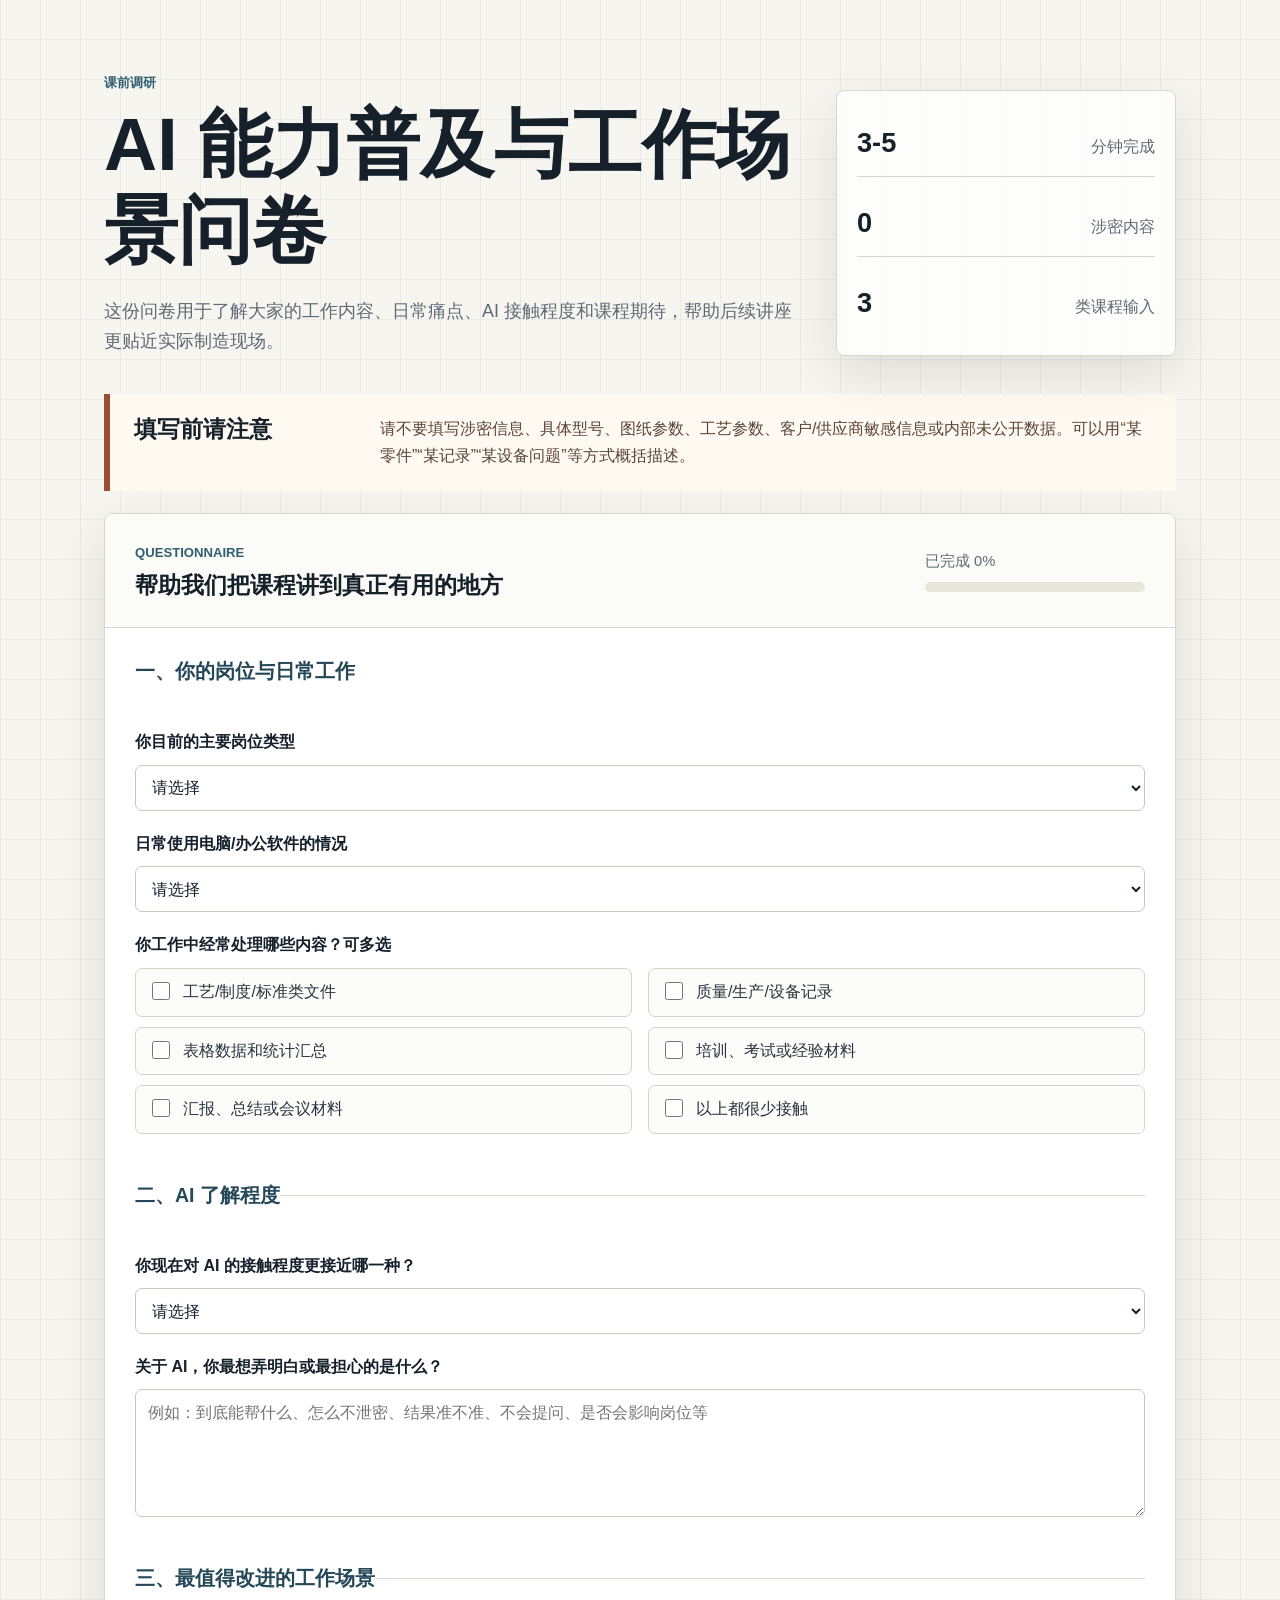
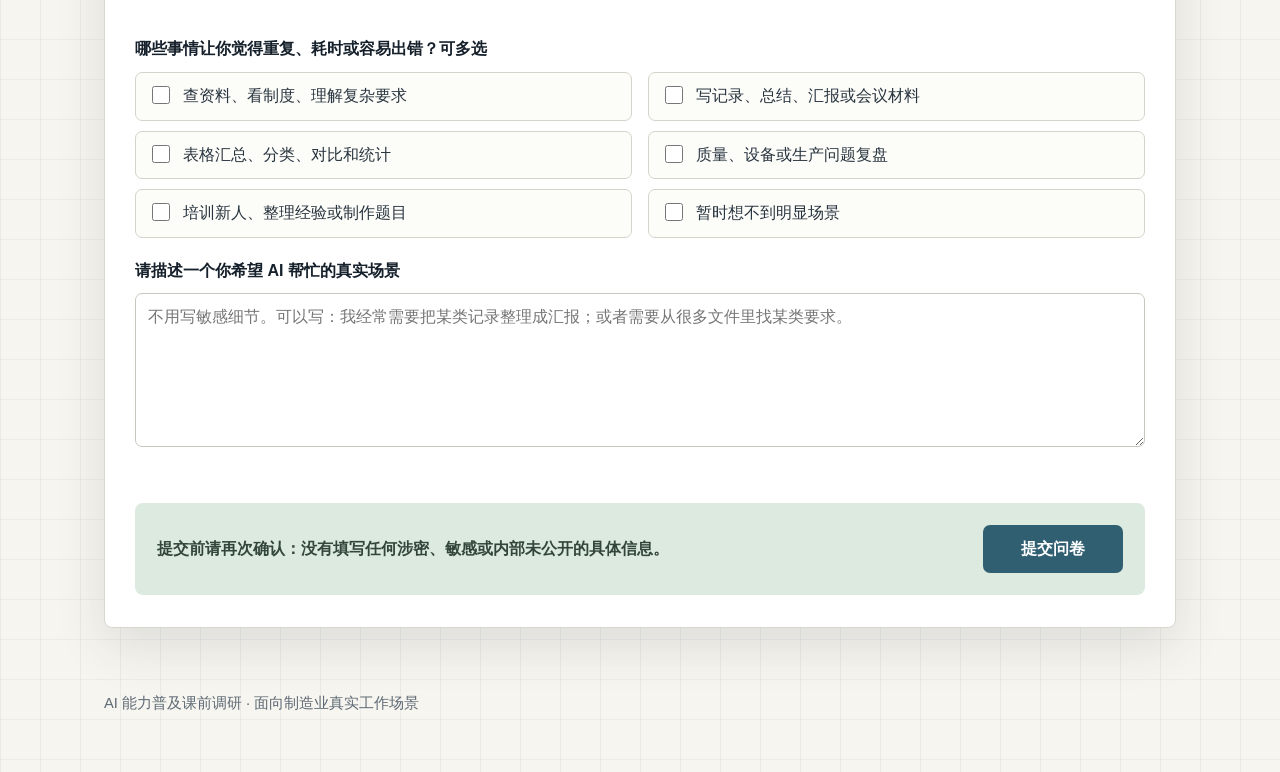
<file: index.html>
<!doctype html>
<html lang="zh-CN">
  <head>
    <meta charset="utf-8" />
    <meta name="viewport" content="width=device-width, initial-scale=1" />
    <title>AI 能力普及课前调研</title>
    <meta
      name="description"
      content="面向制造业员工的 AI 能力普及与工作效率场景调研问卷"
    />
    <link rel="stylesheet" href="./styles.css" />
  </head>
  <body>
    <header class="site-header">
      <div class="header-copy">
        <p class="eyebrow">课前调研</p>
        <h1>AI 能力普及与工作场景问卷</h1>
        <p class="lede">
          这份问卷用于了解大家的工作内容、日常痛点、AI 接触程度和课程期待，帮助后续讲座更贴近实际制造现场。
        </p>
      </div>
      <div class="header-panel" aria-label="问卷摘要">
        <div>
          <span class="metric">3-5</span>
          <span>分钟完成</span>
        </div>
        <div>
          <span class="metric">0</span>
          <span>涉密内容</span>
        </div>
        <div>
          <span class="metric">3</span>
          <span>类课程输入</span>
        </div>
      </div>
    </header>

    <main>
      <section class="notice" aria-labelledby="safety-title">
        <h2 id="safety-title">填写前请注意</h2>
        <p>
          请不要填写涉密信息、具体型号、图纸参数、工艺参数、客户/供应商敏感信息或内部未公开数据。可以用“某零件”“某记录”“某设备问题”等方式概括描述。
        </p>
      </section>

      <section class="form-shell" aria-labelledby="form-title">
        <div class="form-intro">
          <div>
            <p class="eyebrow">Questionnaire</p>
            <h2 id="form-title">帮助我们把课程讲到真正有用的地方</h2>
          </div>
          <div class="progress-wrap" aria-label="填写进度">
            <span id="progressText">已完成 0%</span>
            <div class="progress-track">
              <span id="progressBar"></span>
            </div>
          </div>
        </div>

        <form
          name="ai-readiness-survey"
          method="POST"
          action="/thank-you.html"
          data-netlify="true"
          netlify-honeypot="bot-field"
        >
          <input type="hidden" name="form-name" value="ai-readiness-survey" />
          <p class="hidden">
            <label>请勿填写此项 <input name="bot-field" /></label>
          </p>

          <fieldset>
            <legend>一、你的岗位与日常工作</legend>

            <label class="field">
              <span>你目前的主要岗位类型</span>
              <select name="role_type" required>
                <option value="">请选择</option>
                <option>一线操作/装配/加工</option>
                <option>工艺/技术/工程支持</option>
                <option>质量检验/质量管理</option>
                <option>设备维护/维修/保障</option>
                <option>生产计划/调度/班组管理</option>
                <option>仓储/物流/物料管理</option>
                <option>综合管理/行政/培训</option>
                <option>其他</option>
              </select>
            </label>

            <label class="field">
              <span>日常使用电脑/办公软件的情况</span>
              <select name="computer_use" required>
                <option value="">请选择</option>
                <option>很少使用</option>
                <option>偶尔使用</option>
                <option>每天都会用，主要是填表、查资料、写记录</option>
                <option>每天大量使用，能熟练处理文档和表格</option>
              </select>
            </label>

            <div class="choice-group">
              <span class="question">你工作中经常处理哪些内容？可多选</span>
              <label><input type="checkbox" name="materials[]" value="工艺/制度/标准类文件" /> 工艺/制度/标准类文件</label>
              <label><input type="checkbox" name="materials[]" value="质量/生产/设备记录" /> 质量/生产/设备记录</label>
              <label><input type="checkbox" name="materials[]" value="表格数据和统计汇总" /> 表格数据和统计汇总</label>
              <label><input type="checkbox" name="materials[]" value="培训、考试或经验材料" /> 培训、考试或经验材料</label>
              <label><input type="checkbox" name="materials[]" value="汇报、总结或会议材料" /> 汇报、总结或会议材料</label>
              <label><input type="checkbox" name="materials[]" value="以上都很少接触" /> 以上都很少接触</label>
            </div>
          </fieldset>

          <fieldset>
            <legend>二、AI 了解程度</legend>

            <label class="field">
              <span>你现在对 AI 的接触程度更接近哪一种？</span>
              <select name="ai_experience" required>
                <option value="">请选择</option>
                <option>基本没用过，只是听说过</option>
                <option>用过一两次，但不知道怎么用到工作里</option>
                <option>偶尔会用 AI 查资料、写文字或处理图片</option>
                <option>已经在个人工作中尝试使用</option>
                <option>比较担心风险，暂时不太敢用</option>
              </select>
            </label>

            <label class="field">
              <span>关于 AI，你最想弄明白或最担心的是什么？</span>
              <textarea
                name="ai_concerns"
                rows="4"
                placeholder="例如：到底能帮什么、怎么不泄密、结果准不准、不会提问、是否会影响岗位等"
              ></textarea>
            </label>
          </fieldset>

          <fieldset>
            <legend>三、最值得改进的工作场景</legend>

            <div class="choice-group">
              <span class="question">哪些事情让你觉得重复、耗时或容易出错？可多选</span>
              <label><input type="checkbox" name="pain_points[]" value="查资料、看制度、理解复杂要求" /> 查资料、看制度、理解复杂要求</label>
              <label><input type="checkbox" name="pain_points[]" value="写记录、总结、汇报或会议材料" /> 写记录、总结、汇报或会议材料</label>
              <label><input type="checkbox" name="pain_points[]" value="表格汇总、分类、对比和统计" /> 表格汇总、分类、对比和统计</label>
              <label><input type="checkbox" name="pain_points[]" value="质量、设备或生产问题复盘" /> 质量、设备或生产问题复盘</label>
              <label><input type="checkbox" name="pain_points[]" value="培训新人、整理经验或制作题目" /> 培训新人、整理经验或制作题目</label>
              <label><input type="checkbox" name="pain_points[]" value="暂时想不到明显场景" /> 暂时想不到明显场景</label>
            </div>

            <label class="field">
              <span>请描述一个你希望 AI 帮忙的真实场景</span>
              <textarea
                name="use_case"
                rows="5"
                required
                placeholder="不用写敏感细节。可以写：我经常需要把某类记录整理成汇报；或者需要从很多文件里找某类要求。"
              ></textarea>
            </label>
          </fieldset>

          <div class="submit-row">
            <p>
              提交前请再次确认：没有填写任何涉密、敏感或内部未公开的具体信息。
            </p>
            <button type="submit">提交问卷</button>
          </div>
        </form>
      </section>
    </main>

    <footer>
      <p>AI 能力普及课前调研 · 面向制造业真实工作场景</p>
    </footer>

    <script src="./script.js"></script>
  </body>
</html>
</file>
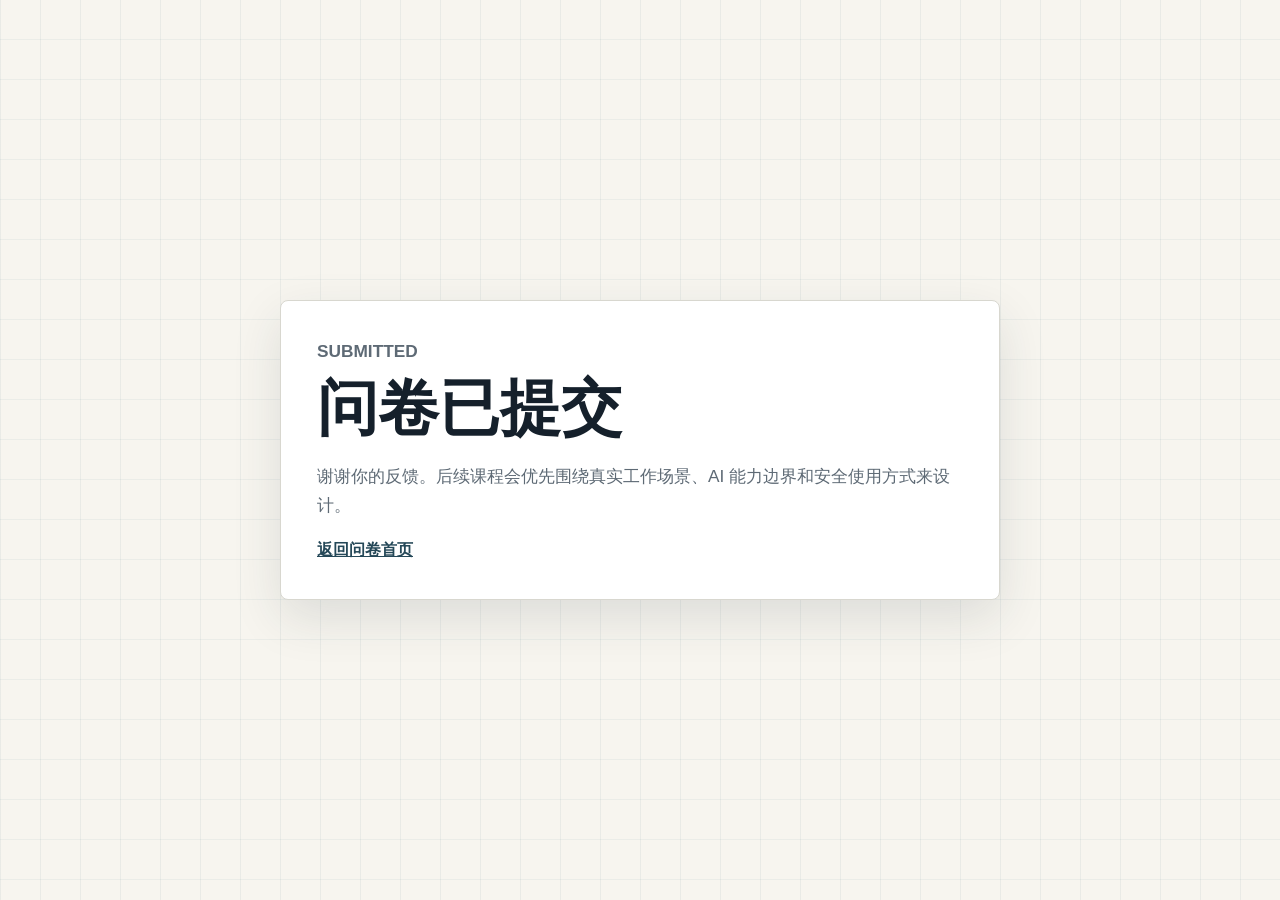
<file: thank-you.html>
<!doctype html>
<html lang="zh-CN">
  <head>
    <meta charset="utf-8" />
    <meta name="viewport" content="width=device-width, initial-scale=1" />
    <title>已提交 | AI 能力普及课前调研</title>
    <link rel="stylesheet" href="./styles.css" />
  </head>
  <body class="thank-you">
    <main class="thanks-panel">
      <p class="eyebrow">Submitted</p>
      <h1>问卷已提交</h1>
      <p>
        谢谢你的反馈。后续课程会优先围绕真实工作场景、AI 能力边界和安全使用方式来设计。
      </p>
      <a href="/">返回问卷首页</a>
    </main>
  </body>
</html>
</file>
<file: styles.css>
:root {
  color-scheme: light;
  --ink: #15202b;
  --muted: #5e6a75;
  --paper: #f7f5ef;
  --surface: #ffffff;
  --line: #d8d7cf;
  --steel: #315f72;
  --steel-dark: #254858;
  --mint: #dceadf;
  --amber: #f3c969;
  --danger: #9a4d34;
  --shadow: 0 18px 50px rgba(36, 47, 56, 0.12);
}

* {
  box-sizing: border-box;
}

html {
  scroll-behavior: smooth;
}

body {
  margin: 0;
  background:
    linear-gradient(90deg, rgba(49, 95, 114, 0.07) 1px, transparent 1px),
    linear-gradient(0deg, rgba(49, 95, 114, 0.06) 1px, transparent 1px),
    var(--paper);
  background-size: 40px 40px;
  color: var(--ink);
  font-family:
    -apple-system, BlinkMacSystemFont, "Segoe UI", "PingFang SC",
    "Microsoft YaHei", sans-serif;
  line-height: 1.65;
}

button,
input,
select,
textarea {
  font: inherit;
}

.site-header {
  display: grid;
  grid-template-columns: minmax(0, 1fr) 340px;
  gap: 36px;
  align-items: end;
  max-width: 1120px;
  margin: 0 auto;
  padding: 72px 24px 38px;
}

.header-copy {
  max-width: 760px;
}

.eyebrow {
  margin: 0 0 8px;
  color: var(--steel);
  font-size: 0.82rem;
  font-weight: 800;
  letter-spacing: 0;
  text-transform: uppercase;
}

h1,
h2,
legend {
  margin: 0;
  letter-spacing: 0;
  line-height: 1.18;
}

h1 {
  max-width: 780px;
  font-size: clamp(2.15rem, 6vw, 4.6rem);
}

h2 {
  font-size: 1.45rem;
}

.lede {
  max-width: 720px;
  margin: 22px 0 0;
  color: var(--muted);
  font-size: 1.12rem;
}

.header-panel {
  display: grid;
  gap: 14px;
  padding: 20px;
  border: 1px solid var(--line);
  border-radius: 8px;
  background: rgba(255, 255, 255, 0.78);
  box-shadow: var(--shadow);
}

.header-panel > div {
  display: flex;
  align-items: baseline;
  justify-content: space-between;
  gap: 18px;
  padding: 10px 0;
  border-bottom: 1px solid var(--line);
  color: var(--muted);
}

.header-panel > div:last-child {
  border-bottom: 0;
}

.metric {
  color: var(--ink);
  font-size: 1.7rem;
  font-weight: 800;
}

main {
  max-width: 1120px;
  margin: 0 auto;
  padding: 0 24px 48px;
}

.notice {
  display: grid;
  grid-template-columns: 220px minmax(0, 1fr);
  gap: 26px;
  align-items: start;
  margin: 0 0 22px;
  padding: 22px 24px;
  border-left: 6px solid var(--danger);
  background: #fffaf1;
}

.notice p {
  margin: 0;
  color: #5a443a;
}

.form-shell {
  border: 1px solid var(--line);
  border-radius: 8px;
  background: var(--surface);
  box-shadow: var(--shadow);
  overflow: hidden;
}

.form-intro {
  display: flex;
  justify-content: space-between;
  gap: 32px;
  align-items: center;
  padding: 28px 30px;
  border-bottom: 1px solid var(--line);
  background: #fbfbf7;
}

.progress-wrap {
  min-width: 220px;
  color: var(--muted);
  font-size: 0.92rem;
}

.progress-track {
  height: 10px;
  margin-top: 9px;
  border-radius: 999px;
  background: #e8e6dc;
  overflow: hidden;
}

.progress-track span {
  display: block;
  width: 0%;
  height: 100%;
  background: var(--steel);
  transition: width 180ms ease;
}

form {
  padding: 6px 30px 32px;
}

fieldset {
  margin: 26px 0 0;
  padding: 26px 0 4px;
  border: 0;
  border-top: 1px solid var(--line);
}

fieldset:first-of-type {
  border-top: 0;
}

legend {
  margin-bottom: 20px;
  padding: 0;
  color: var(--steel-dark);
  font-size: 1.22rem;
  font-weight: 800;
}

.field,
.choice-group {
  display: grid;
  gap: 9px;
  margin-bottom: 20px;
}

.field-grid {
  display: grid;
  grid-template-columns: repeat(2, minmax(0, 1fr));
  gap: 18px;
}

.field > span,
.question {
  color: var(--ink);
  font-weight: 750;
}

input[type="text"],
select,
textarea {
  width: 100%;
  min-height: 46px;
  border: 1px solid #c8c7bf;
  border-radius: 7px;
  background: #fff;
  color: var(--ink);
  padding: 10px 12px;
  outline: none;
}

textarea {
  min-height: 120px;
  resize: vertical;
}

input[type="text"]:focus,
select:focus,
textarea:focus {
  border-color: var(--steel);
  box-shadow: 0 0 0 3px rgba(49, 95, 114, 0.16);
}

.choice-group {
  grid-template-columns: repeat(2, minmax(0, 1fr));
  gap: 10px 16px;
}

.choice-group .question {
  grid-column: 1 / -1;
}

.choice-group label {
  display: flex;
  align-items: flex-start;
  gap: 10px;
  min-height: 44px;
  padding: 10px 12px;
  border: 1px solid #d6d4ca;
  border-radius: 7px;
  background: #fcfcf9;
  color: #28343e;
}

input[type="checkbox"],
input[type="radio"] {
  width: 18px;
  height: 18px;
  margin-top: 3px;
  accent-color: var(--steel);
  flex: 0 0 auto;
}

.submit-row {
  display: flex;
  align-items: center;
  justify-content: space-between;
  gap: 24px;
  margin-top: 32px;
  padding: 22px;
  border-radius: 8px;
  background: var(--mint);
}

.submit-row p {
  margin: 0;
  color: #33463b;
  font-weight: 650;
}

button {
  min-width: 140px;
  min-height: 48px;
  border: 0;
  border-radius: 7px;
  background: var(--steel);
  color: white;
  cursor: pointer;
  font-weight: 800;
  transition:
    background 160ms ease,
    transform 160ms ease;
}

button:hover {
  background: var(--steel-dark);
  transform: translateY(-1px);
}

button:active {
  transform: translateY(0);
}

.hidden {
  display: none;
}

footer {
  max-width: 1120px;
  margin: 0 auto;
  padding: 0 24px 42px;
  color: var(--muted);
  font-size: 0.92rem;
}

.thank-you {
  min-height: 100vh;
  display: grid;
  place-items: center;
  padding: 24px;
}

.thanks-panel {
  max-width: 720px;
  padding: 36px;
  border: 1px solid var(--line);
  border-radius: 8px;
  background: var(--surface);
  box-shadow: var(--shadow);
}

.thanks-panel h1 {
  font-size: clamp(2rem, 7vw, 3.8rem);
}

.thanks-panel p {
  color: var(--muted);
  font-size: 1.08rem;
}

.thanks-panel a {
  color: var(--steel-dark);
  font-weight: 800;
}

@media (max-width: 840px) {
  .site-header,
  .notice {
    grid-template-columns: 1fr;
  }

  .site-header {
    padding-top: 46px;
  }

  .form-intro,
  .submit-row {
    align-items: stretch;
    flex-direction: column;
  }

  .progress-wrap {
    min-width: 0;
  }

  .field-grid,
  .choice-group {
    grid-template-columns: 1fr;
  }

  form,
  .form-intro {
    padding-left: 20px;
    padding-right: 20px;
  }
}

@media (max-width: 520px) {
  .site-header,
  main,
  footer {
    padding-left: 14px;
    padding-right: 14px;
  }

  .header-panel,
  .form-shell,
  .notice,
  .thanks-panel {
    border-radius: 6px;
  }

  .notice {
    padding: 18px;
  }

  form {
    padding-bottom: 22px;
  }

  .submit-row {
    padding: 18px;
  }

  button {
    width: 100%;
  }
}
</file>
